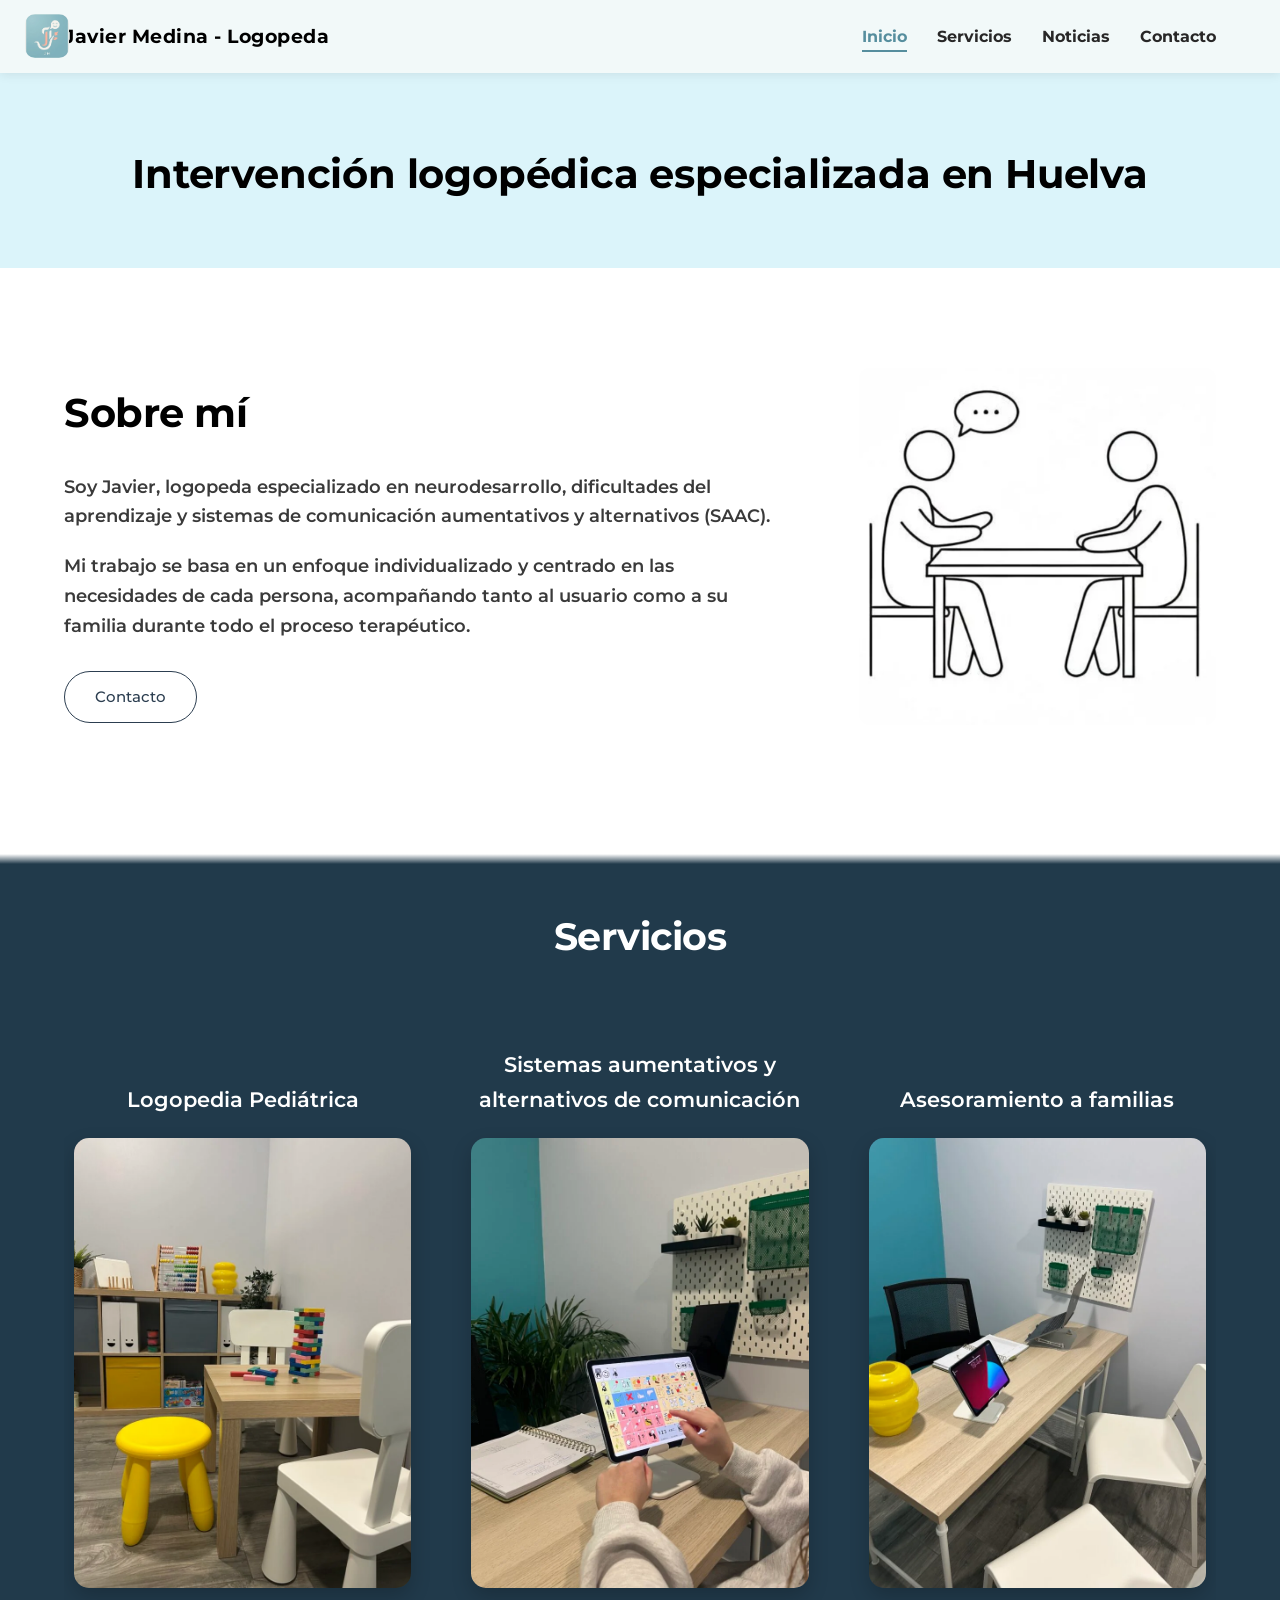
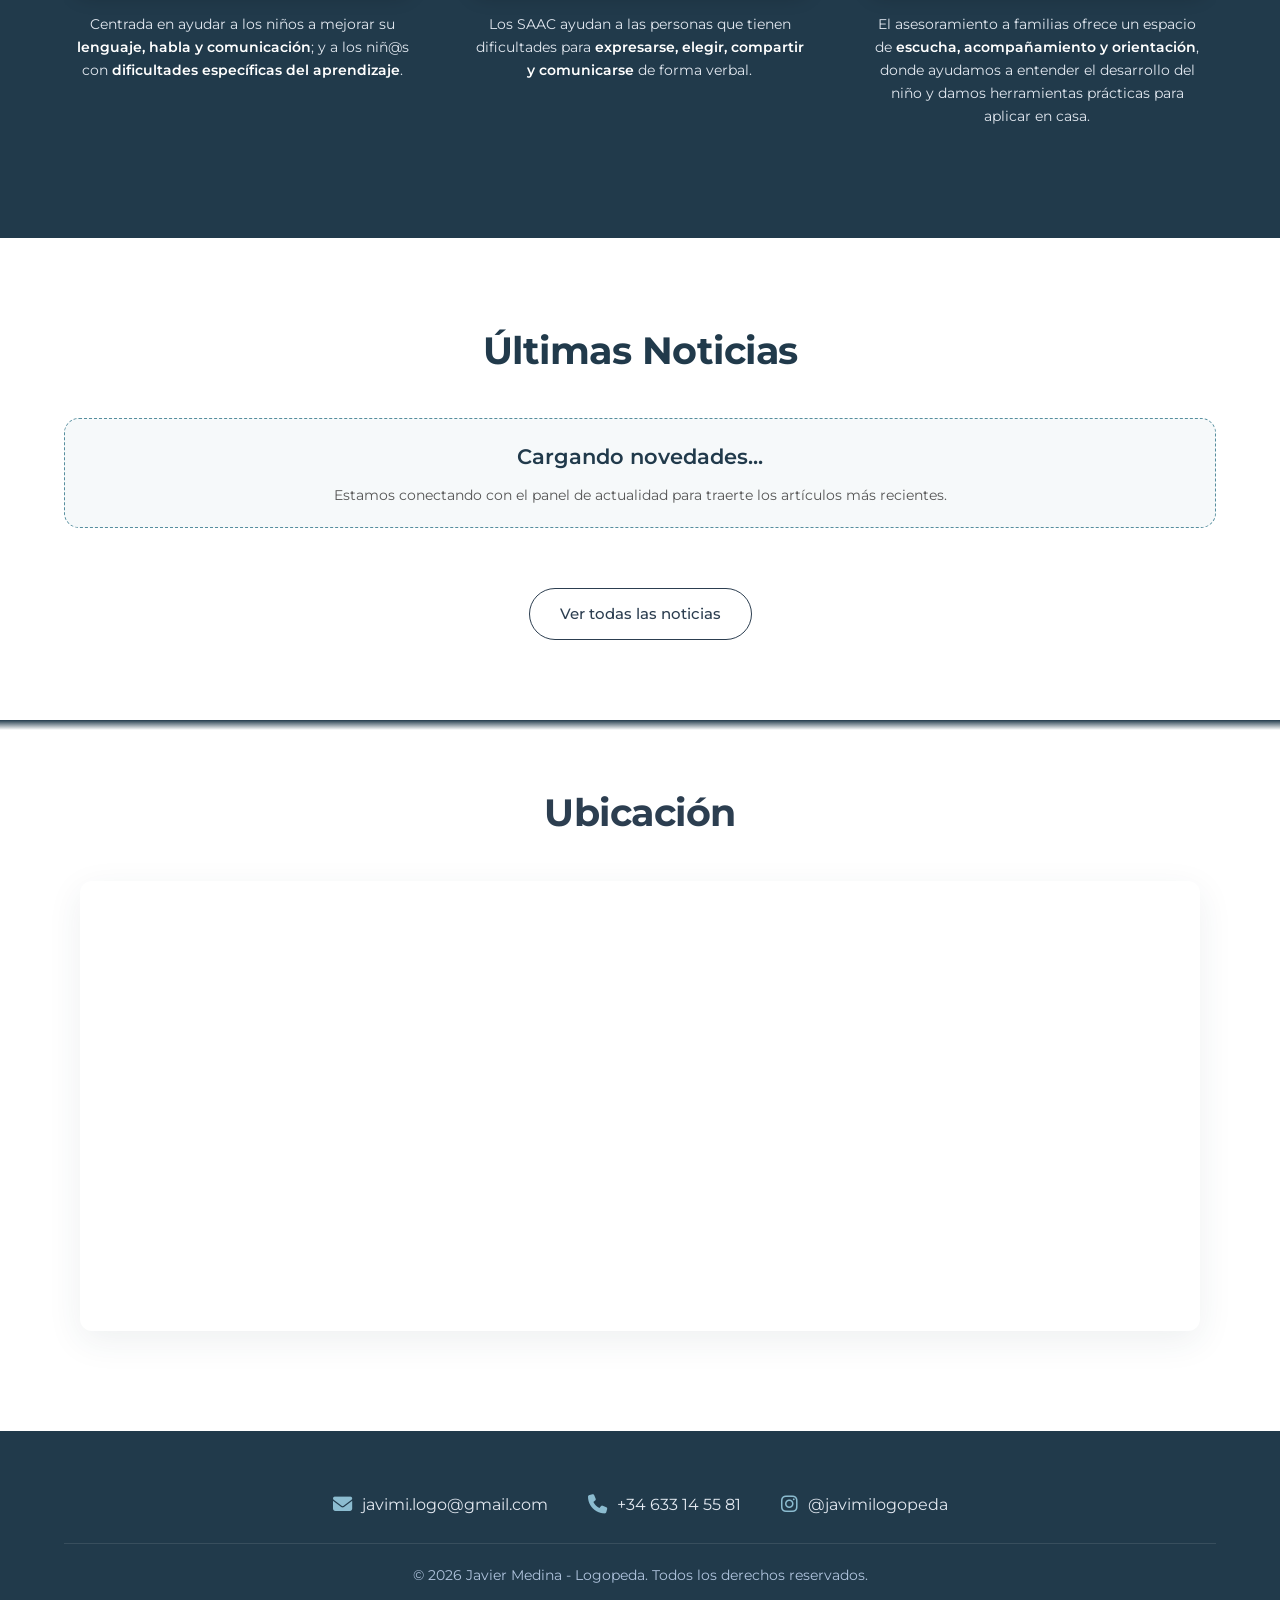
<file: index.html>
<!DOCTYPE html>
<html lang="es">
<head>
    <meta charset="UTF-8">
    <meta name="viewport" content="width=device-width, initial-scale=1.0">
    <title>Javier Medina - Logopeda | Intervención especializada en Huelva</title>
    <meta name="description" content="Javier Medina, logopeda especializado en Huelva. Tratamiento de neurodesarrollo, dificultades del aprendizaje, habla, lenguaje y sistemas aumentativos (SAAC).">
    <meta name="keywords" content="logopeda huelva, logopedia infantil huelva, dificultades del aprendizaje huelva, SAAC huelva, logopeda infantil, javier medina logopeda">
    <meta name="robots" content="index, follow">
    <link rel="canonical" href="https://javiermedinalogopeda.com/">
    <meta property="og:type" content="website">
    <meta property="og:title" content="Javier Medina - Logopeda | Intervención especializada en Huelva">
    <meta property="og:description" content="Intervención logopédica personalizada en Huelva. Especialista en neurodesarrollo, dificultades del aprendizaje and SAAC.">
    <meta property="og:image" content="intervencion.png">
    <meta property="og:url" content="https://javiermedinalogopeda.com/">
    <script type="application/ld+json">
    {
      "@context": "https://schema.org",
      "@type": "MedicalBusiness",
      "name": "Javier Medina - Logopeda",
      "image": "https://javiermedinalogopeda.com/logo.png",
      "description": "Logopeda especializado en neurodesarrollo, dificultades del aprendizaje y sistemas de comunicación aumentativos y alternativos (SAAC) en Huelva.",
      "address": { "@type": "PostalAddress", "addressLocality": "Huelva", "addressRegion": "Andalucía", "addressCountry": "ES" },
      "geo": { "@type": "GeoCoordinates", "latitude": "37.2614", "longitude": "-6.9447" },
      "url": "https://javiermedinalogopeda.com",
      "telephone": "+34633145581",
      "priceRange": "$$",
      "medicalSpecialty": "SpeechTherapy"
    }
    </script>
    <link rel="preconnect" href="https://fonts.googleapis.com">
    <link rel="preconnect" href="https://fonts.gstatic.com" crossorigin>
    <link href="https://fonts.googleapis.com/css2?family=Montserrat:wght@300;400;500;600;700&display=swap" rel="stylesheet">
    <link rel="stylesheet" href="style.css">
    <link rel="icon" href="favicon.svg" type="image/svg+xml">
    <link rel="stylesheet" href="https://cdnjs.cloudflare.com/ajax/libs/font-awesome/6.5.1/css/all.min.css" integrity="sha512-DTOQO9RWCH3ppGqcWaEA1BIZOC6xxalwEsw9c2QQeAIftl+Vegovlnee1c9QX4TctnWMn13TZye+giMm8e2LwA==" crossorigin="anonymous" referrerpolicy="no-referrer" />
</head>
<body>

    <header class="site-header">
        <div class="container header-container">
            <a href="index.html" class="header-logo-link"><img src="logo.png" alt="Logo Javier Medina" class="header-logo-img"></a>
            <div class="logo"><a href="index.html">Javier Medina - Logopeda</a></div>
            <button class="menu-toggle" aria-label="Abrir menú"><i class="fas fa-bars"></i></button>
            <nav class="main-nav">
                <ul>
                    <li><a href="index.html" class="active">Inicio</a></li>
                    <li><a href="servicios.html">Servicios</a></li>
                    <li><a href="noticias.html">Noticias</a></li>
                    <li><a href="#contacto">Contacto</a></li>
                </ul>
            </nav>
        </div>
    </header>

    <section id="inicio" class="hero-section">
        <div class="container">
            <h1>Intervención logopédica especializada en Huelva</h1>
        </div>
    </section>

    <section class="about-section">
        <div class="container about-grid">
            <div class="about-text">
                <h2>Sobre mí</h2>
                <p>Soy Javier, logopeda especializado en neurodesarrollo, dificultades del aprendizaje y sistemas de comunicación aumentativos y alternativos (SAAC).</p>
                <p>Mi trabajo se basa en un enfoque individualizado y centrado en las necesidades de cada persona, acompañando tanto al usuario como a su familia durante todo el proceso terapéutico.</p>
                <a href="#contacto" class="btn-primary">Contacto</a>
            </div>
            <div class="about-image"><img src="intervencion.png" alt="Ilustración intervención logopédica"></div>
        </div>
    </section>

    <section id="servicios" class="services-section">
        <div class="container container-wide">
            <h2 class="section-title">Servicios</h2>
            <div class="slider-wrapper">
                <div class="services-grid" id="services-slider">
                    <div class="service-card">
                        <h3>Logopedia Pediátrica</h3>
                        <img src="pediatrica.png" alt="Logopedia Pediátrica" class="service-img">
                        <p>Centrada en ayudar a los niños a mejorar su <strong>lenguaje, habla y comunicación</strong>; y a los niñ@s con <strong>dificultades específicas del aprendizaje</strong>.</p>
                    </div>
                    <div class="service-card">
                        <h3>Sistemas aumentativos y alternativos de comunicación</h3>
                        <img src="aumentativos.png" alt="Sistemas aumentativos y alternativos de comunicación" class="service-img">
                        <p>Los SAAC ayudan a las personas que tienen dificultades para <strong>expresarse, elegir, compartir y comunicarse</strong> de forma verbal.</p>
                    </div>
                    <div class="service-card">
                        <h3>Asesoramiento a familias</h3>
                        <img src="asesoramiento.png" alt="Asesoramiento a familias" class="service-img">
                        <p>El asesoramiento a familias ofrece un espacio de <strong>escucha, acompañamiento y orientación</strong>, donde ayudamos a entender el desarrollo del niño y damos herramientas prácticas para aplicar en casa.</p>
                    </div>
                </div>
            </div>
        </div>
    </section>

    <section id="noticias-home" class="services-section" style="background: #ffffff; color: #3a3a3a; padding: 60px 0;">
        <div class="container container-wide">
            <h2 class="section-title" style="color: #213a4b; text-align: center;">Últimas Noticias</h2>
            <div class="slider-wrapper">
                <div class="services-grid" id="news-slider" style="padding-bottom: 20px;">
                    <div class="service-card" style="background: rgba(86, 142, 158, 0.05); border-radius: 15px; padding: 20px; border: 1px dashed #568e9e;">
                        <h3 style="color: #213a4b; min-height: auto; margin-bottom: 10px;">Cargando novedades...</h3>
                        <p style="color: #555555;">Estamos conectando con el panel de actualidad para traerte los artículos más recientes.</p>
                    </div>
                </div>
            </div>
            <div style="text-align: center; margin-top: 30px;">
                <a href="noticias.html" class="btn-primary">Ver todas las noticias</a>
            </div>
        </div>
    </section>

    <section class="map-section">
        <div class="container">
            <h2>Ubicación</h2>
            <div class="map-container">
                <iframe src="https://maps.google.com/maps?q=Javier%20Medina%20Logopeda%20Huelva&t=&z=16&ie=UTF8&iwloc=&output=embed" allowfullscreen="" loading="lazy" referrerpolicy="no-referrer-when-downgrade"></iframe>
            </div>
        </div>
    </section>

    <footer id="contacto" class="site-footer-extended">
        <div class="container">
            <div class="footer-contact-grid">
                <div class="footer-item"><i class="fas fa-envelope"></i><a href="mailto:javimi.logo@gmail.com">javimi.logo@gmail.com</a></div>
                <div class="footer-item"><i class="fas fa-phone"></i><a href="tel:+34633145581">+34 633 14 55 81</a></div>
                <div class="footer-item"><i class="fab fa-instagram"></i><a href="https://www.instagram.com/javimilogopeda/" target="_blank">@javimilogopeda</a></div>
            </div>
            <div class="footer-copyright"><p>&copy; 2026 Javier Medina - Logopeda. Todos los derechos reservados.</p></div>
        </div>
    </footer>

    <script src="script.js?v=5"></script>
</body>
</html>
</file>
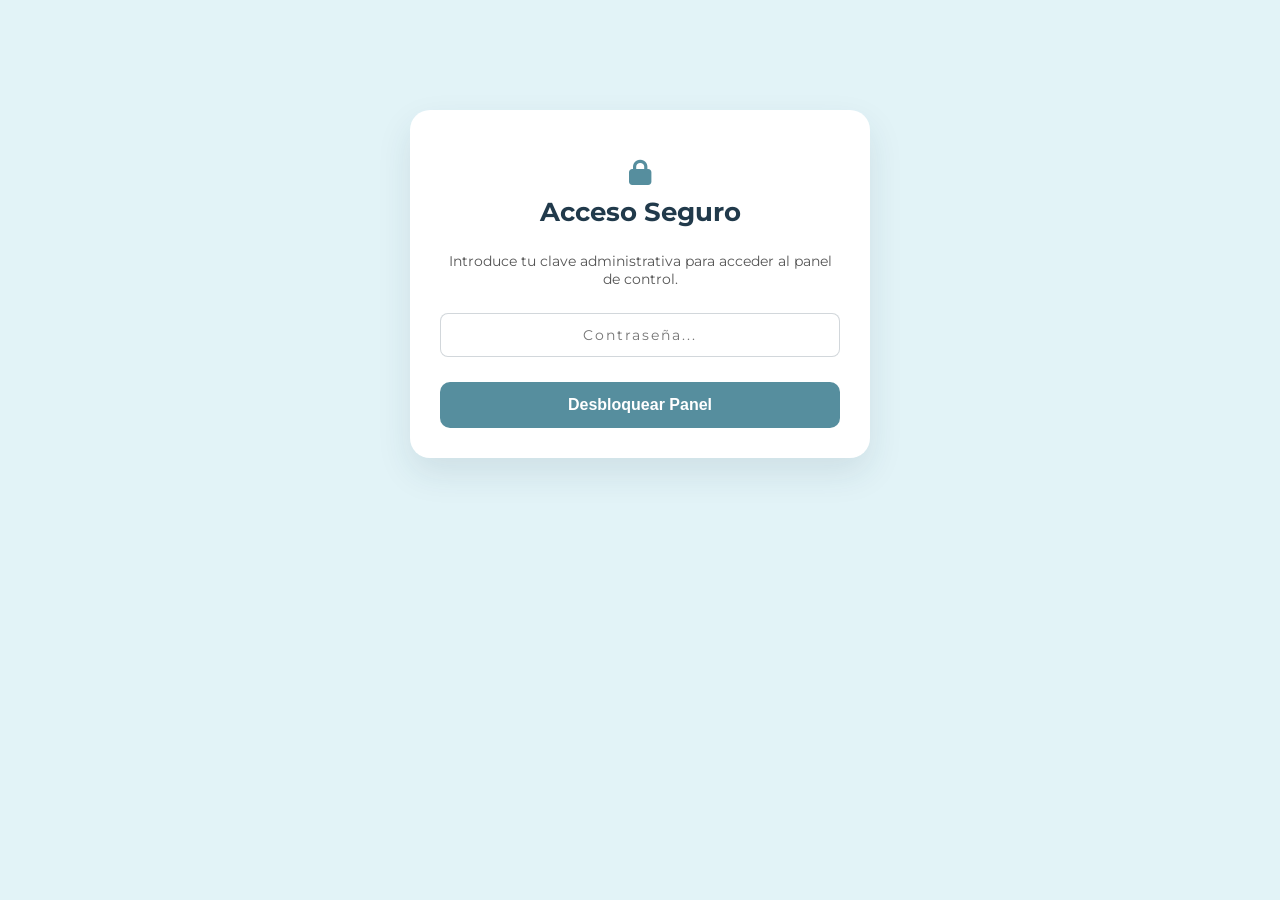
<file: admin/index.html>
<!DOCTYPE html>
<html lang="es">
<head>
    <meta charset="UTF-8">
    <meta name="viewport" content="width=device-width, initial-scale=1.0">
    <title>Panel de Control Clínico</title>
    <link rel="manifest" href="manifest.json">
    <link href="https://fonts.googleapis.com/css2?family=Montserrat:wght@400;600;700&display=swap" rel="stylesheet">
    <link rel="stylesheet" href="https://cdnjs.cloudflare.com/ajax/libs/font-awesome/6.5.1/css/all.min.css">
    
    <!-- LIBRERÍA QUILL.JS -->
    <link href="https://cdn.quilljs.com/1.3.7/quill.snow.css" rel="stylesheet">
    
    <style>
        :root { --dark: #213a4b; --teal: #568e9e; --light: #e2f3f7; }
        body { font-family: 'Montserrat', sans-serif; background-color: var(--light); color: var(--dark); margin: 0; padding: 20px; }
        
        .admin-box { max-width: 700px; background: #ffffff; margin: 20px auto 40px auto; padding: 30px; border-radius: 20px; box-shadow: 0 15px 35px rgba(33,58,75,0.1); }
        h1 { font-size: 1.6rem; text-align: center; margin-bottom: 25px; font-weight: 700; color: var(--dark); }
        
        .install-banner { display: none; background: var(--dark); color: #ffffff; padding: 15px 20px; border-radius: 12px; margin: 10px auto; max-width: 660px; text-align: center; box-shadow: 0 6px 15px rgba(0,0,0,0.1); }
        .install-btn-trigger { background: var(--teal); color: #ffffff; border: none; padding: 8px 18px; border-radius: 20px; font-weight: 600; margin-left: 15px; cursor: pointer; font-family: inherit; font-size: 0.85rem; }
        
        .tabs { display: flex; gap: 8px; margin-bottom: 25px; flex-wrap: wrap; }
        .tab-btn { flex: 1; padding: 12px 5px; border: none; background: #f0f4f8; border-radius: 10px; font-weight: 600; font-size: 0.85rem; cursor: pointer; color: var(--dark); transition: all 0.3s; min-width: 100px; }
        .tab-btn.active { background: var(--teal); color: #ffffff; }
        
        .panel-section { display: none; }
        .panel-section.active { display: block; }
        label { display: block; font-weight: 600; margin: 14px 0 6px 0; font-size: 0.9rem; }
        input, select, textarea { width: 100%; padding: 12px; border: 1px solid rgba(33,58,75,0.2); border-radius: 8px; box-sizing: border-box; font-family: inherit; font-size: 0.9rem; margin-bottom: 15px; }
        
        /* Ajustes visuales para integrar Quill */
        .ql-toolbar.ql-snow { border-radius: 8px 8px 0 0; border-color: rgba(33,58,75,0.2); font-family: inherit; }
        .ql-container.ql-snow { border-radius: 0 0 8px 8px; border-color: rgba(33,58,75,0.2); font-family: inherit; font-size: 0.95rem; margin-bottom: 15px; }
        .ql-editor { min-height: 200px; }
        .editor-summary .ql-editor { min-height: 80px; } 

        button.submit-btn { width: 100%; background: var(--dark); color: #ffffff; border: none; padding: 14px; border-radius: 10px; font-weight: 700; font-size: 1rem; cursor: pointer; margin-top: 10px; transition: background 0.2s; }
        button.submit-btn:hover { background: var(--teal); }
        .btn-cancel { background: #6c757d; margin-top: 10px; }
        .btn-cancel:hover { background: #5a6268; }

        .status-msg { margin-top: 15px; padding: 12px; border-radius: 8px; text-align: center; font-weight: 600; display: none; }
        
        .news-item { display: flex; justify-content: space-between; align-items: center; padding: 15px; border: 1px solid #e2e8f0; border-radius: 10px; margin-bottom: 10px; background: #fafafa; transition: opacity 0.3s, transform 0.3s; }
        .news-item-info { flex: 1; padding-right: 15px; overflow: hidden; }
        .news-item-title { font-weight: 700; font-size: 0.95rem; color: #213a4b; margin-bottom: 4px; white-space: nowrap; overflow: hidden; text-overflow: ellipsis; }
        .news-item-date { font-size: 0.8rem; color: #666; }
        .news-actions { display: flex; gap: 8px; }
        .btn-delete { background: #e53e3e; color: white; border: none; padding: 8px 16px; border-radius: 6px; cursor: pointer; font-weight: 600; transition: background 0.2s; }
        .btn-delete:hover { background: #c53030; }
        .btn-edit { background: var(--teal); color: white; border: none; padding: 8px 16px; border-radius: 6px; cursor: pointer; font-weight: 600; transition: background 0.2s; }
        .btn-edit:hover { background: #437381; }

        #login-screen { max-width: 400px; margin-top: 10vh; text-align: center; }
        #login-error { color: #e53e3e; background: #fde8e8; padding: 10px; border-radius: 8px; font-size: 0.85rem; font-weight: 600; margin-top: 15px; display: none; }
    </style>
</head>
<body>

    <div id="login-screen" class="admin-box">
        <h1><i class="fas fa-lock" style="color: var(--teal); margin-bottom: 10px;"></i><br>Acceso Seguro</h1>
        <p style="margin-bottom: 25px; font-size: 0.9rem; color: #555;">Introduce tu clave administrativa para acceder al panel de control.</p>
        
        <form id="login-form">
            <input type="password" id="admin-password" required placeholder="Contraseña..." style="margin-bottom: 15px; text-align: center; letter-spacing: 2px;">
            <button type="submit" class="submit-btn" style="background-color: var(--teal);">Desbloquear Panel</button>
        </form>
        <div id="login-error"><i class="fas fa-exclamation-triangle"></i> Contraseña incorrecta</div>
    </div>

    <div id="app-content"></div>

    <template id="panel-template">
        <div id="main-panel">
            
            <div id="pwa-install-banner" class="install-banner">
                <span><i class="fas fa-mobile-alt"></i> Instala este panel para usarlo como una App</span>
                <button id="pwa-install-btn" class="install-btn-trigger">Instalar App</button>
            </div>

            <div class="admin-box">
                <h1><i class="fas fa-sliders-h"></i> Gestor de Contenidos</h1>
                
                <div class="tabs">
                    <button class="tab-btn active" onclick="switchTab('noticias')"><i class="fas fa-plus"></i> Publicar</button>
                    <button class="tab-btn" onclick="switchTab('editar')"><i class="fas fa-edit"></i> Editar</button>
                    <button class="tab-btn" onclick="switchTab('borrar')"><i class="fas fa-trash"></i> Borrar</button>
                    <button class="tab-btn" onclick="switchTab('fotos')"><i class="fas fa-images"></i> Fotos web</button>
                    <button class="tab-btn" onclick="switchTab('categorias')"><i class="fas fa-tags"></i> Categorías</button>
                </div>

                <!-- SECCIÓN 1: PUBLICAR -->
                <div id="sec-noticias" class="panel-section active">
                    <form id="news-form">
                        <label>Título de la noticia</label>
                        <input type="text" id="title" required placeholder="Ej: Avances en logopedia clínica">

                        <label>Categoría</label>
                        <select id="category" required><option value="">Cargando categorías...</option></select>

                        <label>Fotografía de portada</label>
                        <input type="file" id="news-file" accept="image/*" required>

                        <label>Resumen corto (Para la tarjeta)</label>
                        <div id="summary-editor-container" class="editor-summary"></div>

                        <label>Contenido completo</label>
                        <div id="editor-container"></div>

                        <label>URL Externa (Opcional)</label>
                        <input type="url" id="external-url" placeholder="https://ejemplo.com">

                        <button type="submit" class="submit-btn">Publicar Artículo</button>
                    </form>
                </div>

                <!-- SECCIÓN NUEVA: EDITAR -->
                <div id="sec-editar" class="panel-section">
                    <div id="edit-list-container">
                        <p>Cargando listado de noticias...</p>
                    </div>

                    <div id="edit-form-container" style="display: none;">
                        <button type="button" onclick="cancelEdit()" class="submit-btn btn-cancel" style="margin-bottom: 20px; width: auto; padding: 8px 16px;"><i class="fas fa-arrow-left"></i> Volver a la lista</button>
                        
                        <form id="edit-news-form">
                            <input type="hidden" id="edit-id">
                            <input type="hidden" id="edit-old-image">
                            <input type="hidden" id="edit-date">

                            <label>Título de la noticia</label>
                            <input type="text" id="edit-title" required>

                            <label>Categoría</label>
                            <select id="edit-category" required></select>

                            <label>Fotografía de portada (Deja vacío para mantener la actual)</label>
                            <input type="file" id="edit-news-file" accept="image/*">

                            <label>Resumen corto (Para la tarjeta)</label>
                            <div id="edit-summary-editor-container" class="editor-summary"></div>

                            <label>Contenido completo</label>
                            <div id="edit-editor-container"></div>

                            <label>URL Externa (Opcional)</label>
                            <input type="url" id="edit-external-url" placeholder="https://ejemplo.com">

                            <button type="submit" class="submit-btn">Guardar Cambios</button>
                        </form>
                    </div>
                </div>

                <!-- SECCIÓN 2: BORRAR -->
                <div id="sec-borrar" class="panel-section">
                    <p style="font-size: 0.9rem; color: #555; margin-bottom: 15px;">Selecciona la noticia que deseas eliminar permanentemente (Se borrará también su foto del servidor).</p>
                    <div id="news-list-container">
                        <p>Cargando listado de noticias...</p>
                    </div>
                </div>

                <!-- SECCIÓN 3: FOTOS -->
                <div id="sec-fotos" class="panel-section">
                    <form id="photo-form">
                        <label>¿Qué foto fija de la web deseas sustituir?</label>
                        <select id="photo-target">
                            <option value="intervencion.png">Imagen de presentación 'Sobre mí' (intervencion.png)</option>
                            <option value="pediatrica.png">Imagen de la tarjeta Logopedia Pediátrica (pediatrica.png)</option>
                            <option value="aumentativos.png">Imagen de la tarjeta Sistemas SAAC (aumentativos.png)</option>
                            <option value="asesoramiento.png">Imagen de la tarjeta Asesoramiento (asesoramiento.png)</option>
                            <option value="mapa-intervencion.png">Imagen grande del Mapa de Ruta (mapa-intervencion.png)</option>
                        </select>
                        <label>Selecciona la nueva imagen (Debe ser formato PNG)</label>
                        <input type="file" id="photo-file" accept="image/*" required>
                        <button type="submit" class="submit-btn" style="background-color: var(--teal);">Reemplazar Fotografía</button>
                    </form>
                </div>

                <!-- SECCIÓN 4: CATEGORÍAS -->
                <div id="sec-categorias" class="panel-section">
                    <p style="font-size: 0.9rem; color: #555; margin-bottom: 15px;">Añade o borra categorías para clasificar las noticias. Los cambios se reflejarán instantáneamente en la pestaña de Publicar y en la Web.</p>
                    
                    <form id="category-form" style="display: flex; gap: 10px; margin-bottom: 25px;">
                        <input type="text" id="new-cat-name" placeholder="Nueva categoría (Ej: Eventos)" required style="flex: 1; margin: 0;">
                        <button type="submit" class="submit-btn" style="margin-top: 0; width: auto; padding: 12px 20px; background-color: var(--teal);">Añadir</button>
                    </form>

                    <div id="categories-list-container">
                        <p>Cargando categorías...</p>
                    </div>
                </div>

                <div id="status" class="status-msg"></div>
                
                <div style="text-align: center; margin-top: 30px;">
                    <button onclick="logout()" style="background: none; border: none; color: #e53e3e; font-weight: 600; font-family: inherit; cursor: pointer; text-decoration: underline;"><i class="fas fa-sign-out-alt"></i> Cerrar Sesión</button>
                </div>
            </div>
        </div>
    </template>

    <script src="https://cdn.quilljs.com/1.3.7/quill.min.js"></script>
    <script>
        const GOOGLE_SCRIPT_URL = 'https://script.google.com/macros/s/AKfycbzlAQXbX3TtvgSTtfHl49R3BrpfL53Khk_ubOgtmLXTZEQ-tbmZWOkC0dOJ2aUSyOmcuA/exec';
        let PHP_TOKEN = ''; 
        let newsCategories = []; 
        let currentNewsData = []; // Guardará las noticias en memoria para poder editarlas
        let deferredPrompt; 
        
        // Variables globales para los editores Quill
        let quillSummary, quillContent, quillEditSummary, quillEditContent;

        window.addEventListener('beforeinstallprompt', (e) => {
            e.preventDefault();
            deferredPrompt = e; 
            const installBanner = document.getElementById('pwa-install-banner');
            if(installBanner) installBanner.style.display = 'block'; 
        });

        // ==========================================
        // COMPRESIÓN DE IMÁGENES
        // ==========================================
        async function compressImage(file, maxWidth = 1000, quality = 0.8) {
            return new Promise((resolve) => {
                const reader = new FileReader();
                reader.readAsDataURL(file);
                reader.onload = (event) => {
                    const img = new Image();
                    img.src = event.target.result;
                    img.onload = () => {
                        let width = img.width;
                        let height = img.height;

                        if (width > maxWidth) {
                            height = Math.round((height * maxWidth) / width);
                            width = maxWidth;
                        }

                        const canvas = document.createElement('canvas');
                        canvas.width = width;
                        canvas.height = height;
                        const ctx = canvas.getContext('2d');
                        ctx.drawImage(img, 0, 0, width, height);

                        const mimeType = file.type === 'image/png' ? 'image/png' : 'image/jpeg';
                        
                        canvas.toBlob((blob) => {
                            const compressedFile = new File([blob], file.name, {
                                type: mimeType,
                                lastModified: Date.now()
                            });
                            resolve(compressedFile);
                        }, mimeType, quality);
                    };
                };
            });
        }

        function showStatus(msg, isSuccess) {
            const el = document.getElementById('status');
            if(!el) return;
            el.innerText = msg;
            el.style.display = 'block';
            el.style.backgroundColor = isSuccess ? '#def7ec' : '#fde8e8';
            el.style.color = isSuccess ? '#03543f' : '#9b1c1c';
            setTimeout(() => { el.style.display = 'none'; }, 6000);
        }

        function notifyOtherTabs() {
            if ('BroadcastChannel' in window) {
                const syncChannel = new BroadcastChannel('logopedia_sync');
                syncChannel.postMessage('refresh');
            }
        }

        function switchTab(type) {
            document.querySelectorAll('.tab-btn').forEach(b => b.classList.remove('active'));
            document.querySelectorAll('.panel-section').forEach(s => s.classList.remove('active'));
            
            if(type === 'noticias') {
                document.querySelectorAll('.tab-btn')[0].classList.add('active');
                document.getElementById('sec-noticias').classList.add('active');
            } else if (type === 'editar') {
                document.querySelectorAll('.tab-btn')[1].classList.add('active');
                document.getElementById('sec-editar').classList.add('active');
                cancelEdit(); // Aseguramos que se muestre la lista y no el formulario
                loadNewsList(); 
            } else if (type === 'borrar') {
                document.querySelectorAll('.tab-btn')[2].classList.add('active');
                document.getElementById('sec-borrar').classList.add('active');
                loadNewsList(); 
            } else if (type === 'fotos') {
                document.querySelectorAll('.tab-btn')[3].classList.add('active');
                document.getElementById('sec-fotos').classList.add('active');
            } else if (type === 'categorias') {
                document.querySelectorAll('.tab-btn')[4].classList.add('active');
                document.getElementById('sec-categorias').classList.add('active');
            }
        }

        // ==========================================
        // GESTIÓN DE CATEGORÍAS
        // ==========================================
        function loadCategories() {
            fetch('manage_categories.php?t=' + new Date().getTime())
            .then(res => res.json())
            .then(data => {
                newsCategories = data;
                renderCategoriesAdmin();
                updateCategoryDropdown();
            })
            .catch(err => console.error("Error cargando categorías:", err));
        }

        function renderCategoriesAdmin() {
            const container = document.getElementById('categories-list-container');
            if(!container) return;
            container.innerHTML = '';
            if (newsCategories.length === 0) {
                container.innerHTML = '<p>No hay categorías registradas.</p>';
                return;
            }
            newsCategories.forEach((cat, index) => {
                container.innerHTML += `
                    <div class="news-item">
                        <div class="news-item-info">
                            <div class="news-item-title">${cat.name}</div>
                            <div class="news-item-date">Etiqueta interna: ${cat.id}</div>
                        </div>
                        <button onclick="deleteCategory(${index})" class="btn-delete"><i class="fas fa-trash"></i></button>
                    </div>
                `;
            });
        }

        function updateCategoryDropdown() {
            const select = document.getElementById('category');
            const selectEdit = document.getElementById('edit-category');
            if(select) select.innerHTML = '';
            if(selectEdit) selectEdit.innerHTML = '';
            
            newsCategories.forEach(cat => {
                const opt = `<option value="${cat.id}">${cat.name}</option>`;
                if(select) select.innerHTML += opt;
                if(selectEdit) selectEdit.innerHTML += opt;
            });
        }

        window.deleteCategory = function(index) {
            if(!confirm("¿Seguro que deseas borrar esta categoría?")) return;
            newsCategories.splice(index, 1);
            saveCategories();
        };

        function saveCategories() {
            showStatus('Guardando cambios...', true);
            fetch('manage_categories.php', {
                method: 'POST',
                headers: { 'X-Auth-Token': PHP_TOKEN, 'Content-Type': 'application/json' },
                body: JSON.stringify(newsCategories)
            })
            .then(res => {
                if (res.status === 403) throw new Error("Acceso denegado");
                return res.json();
            })
            .then(data => {
                showStatus(data.message, true);
                renderCategoriesAdmin();
                updateCategoryDropdown();
                notifyOtherTabs();
            })
            .catch(err => showStatus("Error: " + err.message, false));
        }

        // ==========================================
        // CARGAR NOTICIAS (PARA EDITAR Y BORRAR)
        // ==========================================
        function loadNewsList() {
            const containerDelete = document.getElementById('news-list-container');
            const containerEdit = document.getElementById('edit-list-container');
            
            if(containerDelete) containerDelete.innerHTML = '<p>Conectando con la base de datos...</p>';
            if(containerEdit) containerEdit.innerHTML = '<p>Conectando con la base de datos...</p>';
            
            fetch(GOOGLE_SCRIPT_URL + '?t=' + new Date().getTime()) 
            .then(res => res.json())
            .then(data => {
                currentNewsData = data; // Guardamos en memoria
                
                if(containerDelete) containerDelete.innerHTML = '';
                if(containerEdit) containerEdit.innerHTML = '';
                
                if(data.length === 0) {
                    const msg = '<p>No hay noticias publicadas actualmente.</p>';
                    if(containerDelete) containerDelete.innerHTML = msg;
                    if(containerEdit) containerEdit.innerHTML = msg;
                    return;
                }
                
                data.reverse().forEach(article => {
                    const safeImageName = article.imagen ? article.imagen.trim() : '';
                    let fechaMostrada = article.fecha;
                    if (article.fecha) {
                        const dateObj = new Date(article.fecha);
                        if (!isNaN(dateObj.getTime())) {
                            fechaMostrada = dateObj.toLocaleDateString('es-ES', { day: '2-digit', month: '2-digit', year: 'numeric' });
                        }
                    }

                    // Fila para BORRAR
                    if(containerDelete) {
                        containerDelete.innerHTML += `
                            <div class="news-item" id="row-del-${article.id}">
                                <div class="news-item-info">
                                    <div class="news-item-title">${article.titulo}</div>
                                    <div class="news-item-date">${fechaMostrada} | Categoría: ${article.categoria}</div>
                                </div>
                                <div class="news-actions">
                                    <button onclick="deleteArticle('${article.id}', '${safeImageName}')" class="btn-delete"><i class="fas fa-trash"></i></button>
                                </div>
                            </div>
                        `;
                    }
                    
                    // Fila para EDITAR
                    if(containerEdit) {
                        containerEdit.innerHTML += `
                            <div class="news-item" id="row-edit-${article.id}">
                                <div class="news-item-info">
                                    <div class="news-item-title">${article.titulo}</div>
                                    <div class="news-item-date">${fechaMostrada} | Categoría: ${article.categoria}</div>
                                </div>
                                <div class="news-actions">
                                    <button onclick="openEditForm('${article.id}')" class="btn-edit"><i class="fas fa-edit"></i> Editar</button>
                                </div>
                            </div>
                        `;
                    }
                });
            }).catch(() => {
                const msg = '<p style="color:red;">Error al cargar las noticias.</p>';
                if(containerDelete) containerDelete.innerHTML = msg;
                if(containerEdit) containerEdit.innerHTML = msg;
            });
        }

        // ==========================================
        // LÓGICA DE EDICIÓN
        // ==========================================
        window.openEditForm = function(id) {
            // Buscamos el artículo en la memoria
            const article = currentNewsData.find(a => a.id == id);
            if(!article) return;

            // Rellenar formulario
            document.getElementById('edit-id').value = article.id;
            document.getElementById('edit-old-image').value = article.imagen;
            document.getElementById('edit-date').value = article.fecha;
            document.getElementById('edit-title').value = article.titulo;
            document.getElementById('edit-category').value = article.categoria;
            document.getElementById('edit-external-url').value = article.url_externa || '';
            document.getElementById('edit-news-file').value = ''; // Limpiamos el input file
            
            // Rellenar editores Quill
            quillEditSummary.root.innerHTML = article.resumen || '';
            quillEditContent.root.innerHTML = article.contenido || '';

            // Mostrar formulario y ocultar lista
            document.getElementById('edit-list-container').style.display = 'none';
            document.getElementById('edit-form-container').style.display = 'block';
        };

        window.cancelEdit = function() {
            document.getElementById('edit-list-container').style.display = 'block';
            document.getElementById('edit-form-container').style.display = 'none';
        };


        window.deleteArticle = function(id, filename) {
            if(!confirm('¿Estás seguro de que deseas borrar esta noticia y su foto? No podrás recuperarla.')) return;
            
            const rowDel = document.getElementById('row-del-' + id);
            const rowEdit = document.getElementById('row-edit-' + id);
            showStatus('Borrando noticia e imagen...', true);

            const requestGoogle = fetch(GOOGLE_SCRIPT_URL, {
                method: 'POST',
                mode: 'no-cors', 
                headers: { 'Content-Type': 'text/plain;charset=utf-8' },
                body: JSON.stringify({ action: 'delete', id: id })
            });

            const requestServer = fetch('delete_image.php', {
                method: 'POST',
                headers: { 'X-Auth-Token': PHP_TOKEN, 'Content-Type': 'application/json' },
                body: JSON.stringify({ filename: filename })
            });

            Promise.all([requestGoogle, requestServer])
            .then(() => {
                if(rowDel) { rowDel.style.transform = 'scale(0.9)'; rowDel.style.opacity = '0'; setTimeout(() => rowDel.remove(), 300); }
                if(rowEdit) { rowEdit.style.transform = 'scale(0.9)'; rowEdit.style.opacity = '0'; setTimeout(() => rowEdit.remove(), 300); }
                showStatus('Noticia e imagen eliminadas correctamente', true);
                notifyOtherTabs(); 
            }).catch(() => {
                showStatus('Fallo de conexión al intentar borrar', false);
            });
        };

        // ==========================================
        // INICIALIZADOR DEL PANEL
        // ==========================================
        function initializePanel() {
            
            // 0. Inicializamos los Editores Quill (Publicar y Editar)
            quillSummary = new Quill('#summary-editor-container', {
                theme: 'snow', placeholder: 'Breve descripción para la tarjeta...',
                modules: { toolbar: [['bold', 'italic', 'underline']] }
            });

            quillContent = new Quill('#editor-container', {
                theme: 'snow', placeholder: 'Escribe aquí el desarrollo de la noticia...',
                modules: { toolbar: [['bold', 'italic', 'underline'], [{ 'list': 'ordered'}, { 'list': 'bullet' }], ['link'], ['clean']] }
            });

            quillEditSummary = new Quill('#edit-summary-editor-container', {
                theme: 'snow', placeholder: 'Breve descripción para la tarjeta...',
                modules: { toolbar: [['bold', 'italic', 'underline']] }
            });

            quillEditContent = new Quill('#edit-editor-container', {
                theme: 'snow', placeholder: 'Escribe aquí el desarrollo de la noticia...',
                modules: { toolbar: [['bold', 'italic', 'underline'], [{ 'list': 'ordered'}, { 'list': 'bullet' }], ['link'], ['clean']] }
            });

            const installBanner = document.getElementById('pwa-install-banner');
            const installBtn = document.getElementById('pwa-install-btn');
            if (deferredPrompt && installBanner) installBanner.style.display = 'block';
            
            if(installBtn) {
                installBtn.addEventListener('click', async () => {
                    if (!deferredPrompt) return;
                    deferredPrompt.prompt(); 
                    const { outcome } = await deferredPrompt.userChoice;
                    if (outcome === 'accepted') installBanner.style.display = 'none';
                    deferredPrompt = null;
                });
            }

            // FORMULARIO: PUBLICAR NOTICIA
            document.getElementById('news-form').addEventListener('submit', async function(e) {
                e.preventDefault();
                
                const resumenText = quillSummary.getText().trim();
                if(resumenText.length === 0) { alert("Por favor, escribe un pequeño resumen."); return; }

                showStatus('Comprimiendo fotografía y conectando con base de datos...', true);

                const newsFile = document.getElementById('news-file').files[0];
                const compressedFile = await compressImage(newsFile, 1000, 0.8);
                
                const imgData = new FormData();
                imgData.append('imagen', compressedFile);

                fetch('upload.php', { method: 'POST', headers: { 'X-Auth-Token': PHP_TOKEN }, body: imgData })
                .then(res => {
                    if (res.status === 403) throw new Error("Sesión caducada");
                    return res.json();
                })
                .then(uploadResult => {
                    if(uploadResult.status !== 'success') throw new Error(uploadResult.message);
                    
                    const resumenHTML = quillSummary.root.innerHTML;
                    const contenidoHTML = quillContent.root.innerHTML;
                    
                    const payload = {
                        action: 'insert',
                        id: Date.now(),
                        categoria: document.getElementById('category').value,
                        titulo: document.getElementById('title').value,
                        fecha: new Date().toLocaleDateString('es-ES'),
                        imagen: uploadResult.filename,
                        resumen: resumenHTML === '<p><br></p>' ? '' : resumenHTML,
                        contenido: contenidoHTML === '<p><br></p>' ? '' : contenidoHTML, 
                        url_externa: document.getElementById('external-url').value
                    };

                    return fetch(GOOGLE_SCRIPT_URL, {
                        method: 'POST',
                        mode: 'no-cors',
                        headers: { 'Content-Type': 'text/plain;charset=utf-8' },
                        body: JSON.stringify(payload)
                    });
                })
                .then(() => {
                    showStatus('¡Noticia publicada con éxito en tu web!', true);
                    document.getElementById('news-form').reset();
                    quillSummary.setContents([]); 
                    quillContent.setContents([]);
                    setTimeout(loadNewsList, 1000); 
                    notifyOtherTabs(); 
                })
                .catch(err => { showStatus('Fallo en el proceso: ' + err.message, false); });
            });

            // FORMULARIO: GUARDAR EDICIÓN DE NOTICIA
            document.getElementById('edit-news-form').addEventListener('submit', async function(e) {
                e.preventDefault();
                
                const resumenText = quillEditSummary.getText().trim();
                if(resumenText.length === 0) { alert("Por favor, escribe un pequeño resumen."); return; }

                showStatus('Guardando cambios en la noticia...', true);

                const fileInput = document.getElementById('edit-news-file');
                let finalImageName = document.getElementById('edit-old-image').value;

                try {
                    // Si el usuario subió una foto nueva, la comprimimos, la subimos y borramos la antigua
                    if (fileInput.files.length > 0) {
                        const compressedFile = await compressImage(fileInput.files[0], 1000, 0.8);
                        const imgData = new FormData();
                        imgData.append('imagen', compressedFile);

                        const uploadRes = await fetch('upload.php', { method: 'POST', headers: { 'X-Auth-Token': PHP_TOKEN }, body: imgData }).then(r => r.json());
                        if (uploadRes.status !== 'success') throw new Error(uploadRes.message);
                        
                        finalImageName = uploadRes.filename;

                        // Borramos la imagen antigua de forma silenciosa
                        fetch('delete_image.php', {
                            method: 'POST',
                            headers: { 'X-Auth-Token': PHP_TOKEN, 'Content-Type': 'application/json' },
                            body: JSON.stringify({ filename: document.getElementById('edit-old-image').value })
                        });
                    }

                    const resumenHTML = quillEditSummary.root.innerHTML;
                    const contenidoHTML = quillEditContent.root.innerHTML;

                    const payload = {
                        action: 'update', // Esta es la nueva acción que enviamos a Google Script
                        id: document.getElementById('edit-id').value,
                        categoria: document.getElementById('edit-category').value,
                        titulo: document.getElementById('edit-title').value,
                        fecha: document.getElementById('edit-date').value,
                        imagen: finalImageName,
                        resumen: resumenHTML === '<p><br></p>' ? '' : resumenHTML,
                        contenido: contenidoHTML === '<p><br></p>' ? '' : contenidoHTML,
                        url_externa: document.getElementById('edit-external-url').value
                    };

                    await fetch(GOOGLE_SCRIPT_URL, {
                        method: 'POST',
                        mode: 'no-cors',
                        headers: { 'Content-Type': 'text/plain;charset=utf-8' },
                        body: JSON.stringify(payload)
                    });

                    showStatus('¡Noticia actualizada correctamente!', true);
                    cancelEdit(); // Volvemos a la lista
                    setTimeout(loadNewsList, 1000); // Recargamos las listas
                    notifyOtherTabs();

                } catch (err) {
                    showStatus('Fallo al actualizar: ' + err.message, false);
                }
            });

            // FORMULARIO: CREAR CATEGORÍAS
            document.getElementById('category-form').addEventListener('submit', function(e) {
                e.preventDefault();
                const input = document.getElementById('new-cat-name');
                const name = input.value.trim();
                if (!name) return;
                
                const id = name.toLowerCase().normalize("NFD").replace(/[\u0300-\u036f]/g, "").replace(/\s+/g, '-').replace(/[^a-z0-9\-]/g, '');
                
                if (newsCategories.find(c => c.id === id)) {
                    alert("Esta categoría ya existe.");
                    return;
                }

                newsCategories.push({ id: id, name: name });
                saveCategories();
                input.value = '';
            });

            // FORMULARIO: SUSTITUIR FOTOS FIJAS
            document.getElementById('photo-form').addEventListener('submit', async function(e) {
                e.preventDefault();
                const fileInput = document.getElementById('photo-file');
                const target = document.getElementById('photo-target').value;
                if(fileInput.files.length === 0) return;
                
                showStatus('Optimizando y subiendo fotografía fija...', true);
                const compressedFile = await compressImage(fileInput.files[0], 1200, 0.9);

                const formData = new FormData();
                formData.append('imagen', compressedFile);
                formData.append('target', target);

                fetch('upload.php', { method: 'POST', headers: { 'X-Auth-Token': PHP_TOKEN }, body: formData })
                .then(res => {
                    if (res.status === 403) throw new Error("Sesión caducada");
                    return res.json();
                })
                .then(data => {
                    if(data.status === 'success') {
                        showStatus(data.message, true);
                        document.getElementById('photo-form').reset();
                    } else showStatus(data.message, false);
                })
                .catch(err => showStatus(err.message || 'Error de conexión', false));
            });
        }

        // ==========================================
        // SISTEMA DE LOGIN Y SESIÓN
        // ==========================================
        document.getElementById('login-form').addEventListener('submit', function(e) {
            e.preventDefault();
            const pwdInput = document.getElementById('admin-password').value;
            const btn = this.querySelector('button');
            btn.innerText = 'Verificando...';

            fetch('delete_image.php', {
                method: 'POST',
                headers: { 'X-Auth-Token': pwdInput, 'Content-Type': 'application/json' },
                body: JSON.stringify({ filename: 'ping_login' })
            })
            .then(res => {
                if (res.status === 403) {
                    document.getElementById('login-error').style.display = 'block';
                    btn.innerText = 'Desbloquear Panel';
                } else {
                    PHP_TOKEN = pwdInput;
                    sessionStorage.setItem('admin_token', pwdInput);
                    unlockPanel();
                }
            })
            .catch(() => { alert("Error de conexión"); btn.innerText = 'Desbloquear Panel'; });
        });

        function unlockPanel() {
            document.getElementById('login-screen').style.display = 'none';
            const appContent = document.getElementById('app-content');
            
            if (appContent.innerHTML.trim() === '') {
                const template = document.getElementById('panel-template');
                appContent.appendChild(template.content.cloneNode(true));
                initializePanel(); 
            }
            
            document.getElementById('admin-password').value = '';
            loadCategories(); 
        }

        window.logout = function() {
            sessionStorage.removeItem('admin_token');
            PHP_TOKEN = '';
            document.getElementById('app-content').innerHTML = ''; 
            document.getElementById('login-screen').style.display = 'block';
        }

        if (sessionStorage.getItem('admin_token')) {
            PHP_TOKEN = sessionStorage.getItem('admin_token');
            unlockPanel();
        }

        if ('serviceWorker' in navigator) navigator.serviceWorker.register('sw.js');
    </script>
</body>
</html>
</file>
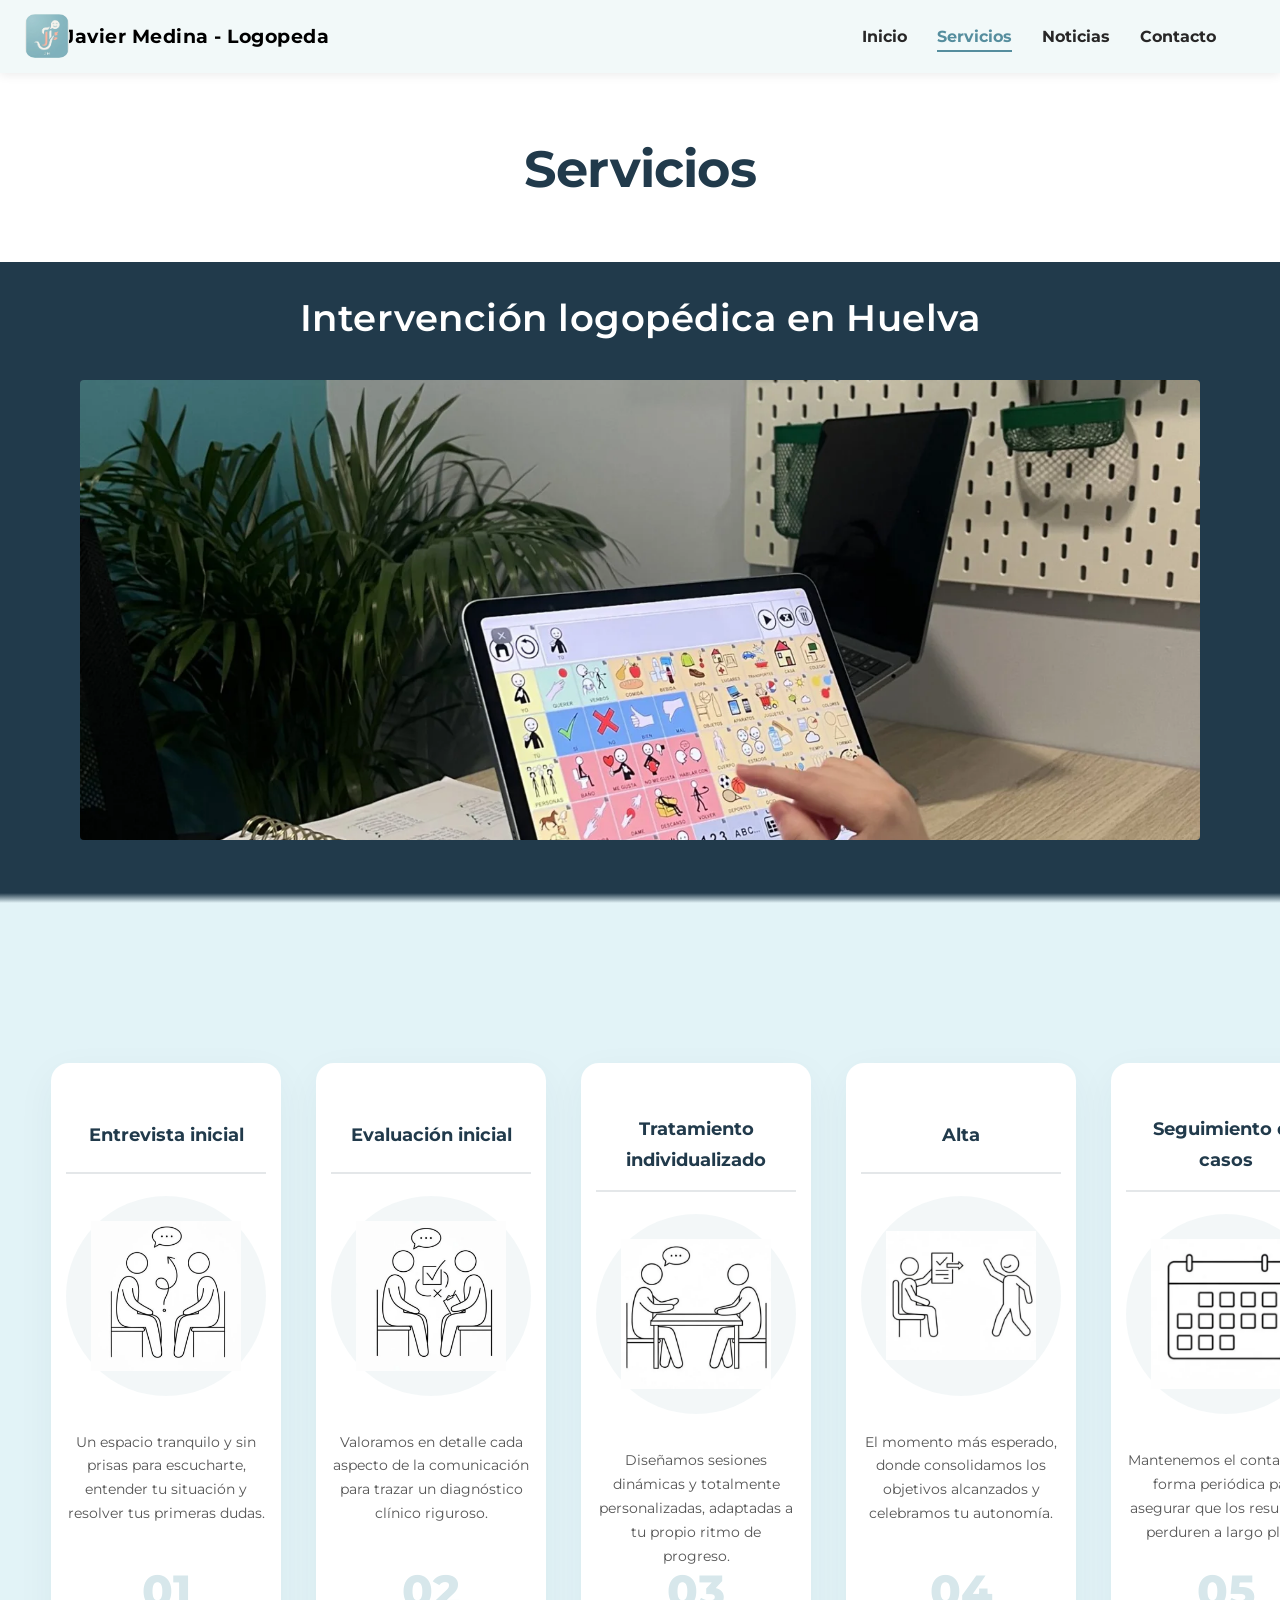
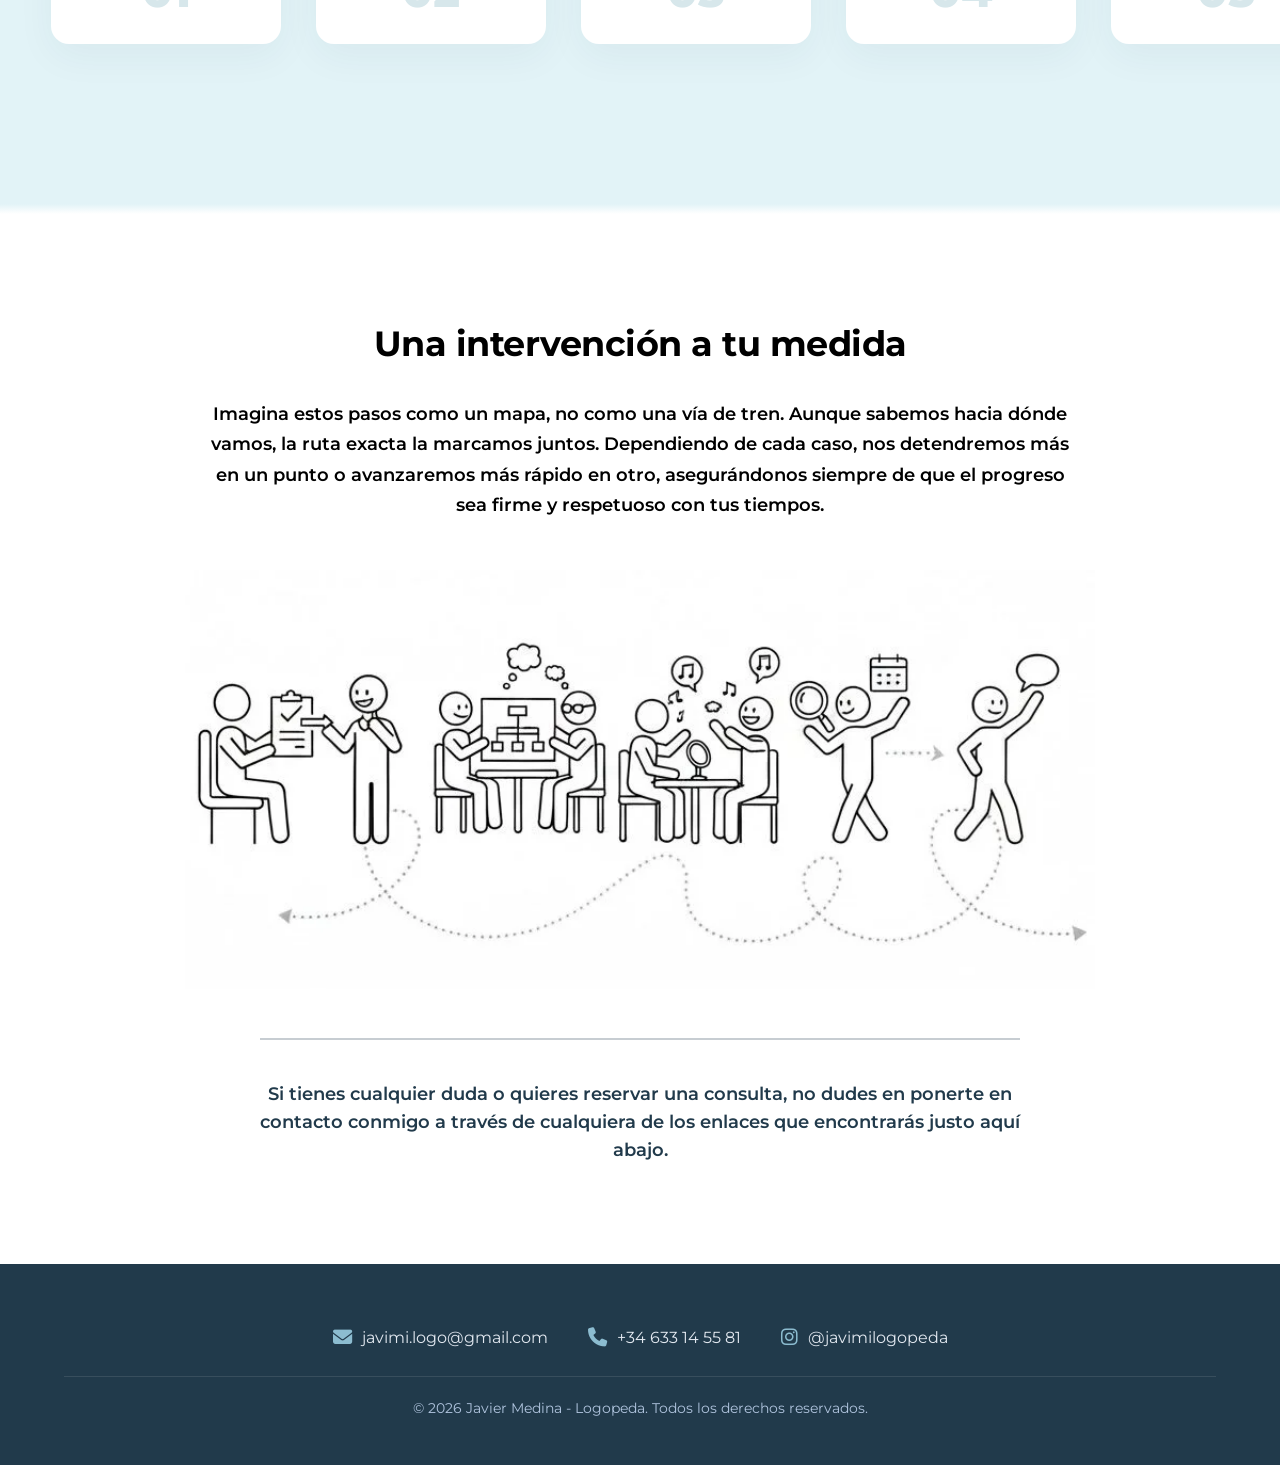
<file: servicios.html>
<!DOCTYPE html>
<html lang="es">
<head>
    <meta charset="UTF-8">
    <meta name="viewport" content="width=device-width, initial-scale=1.0">
    
    <!-- SEO Básico Personalizado para la página de Servicios -->
    <title>Servicios de Logopedia en Huelva | Javier Medina</title>
    <meta name="description" content="Conoce nuestros servicios de logopedia en Huelva: intervención pediátrica, evaluación clínica, dificultades del aprendizaje y Sistemas Alternativos (SAAC).">
    <meta name="keywords" content="servicios logopedia huelva, evaluacion logopedica huelva, tratamiento logopeda huelva, logopedia infantil huelva">
    <meta name="robots" content="index, follow">
    <link rel="canonical" href="https://javiermedinalogopeda.com/servicios.html">

    <!-- Open Graph Personalizado para Redes Sociales (Servicios) -->
    <meta property="og:type" content="website">
    <meta property="og:title" content="Servicios de Logopedia en Huelva | Javier Medina">
    <meta property="og:description" content="Descubre nuestro mapa de intervención logopédica personalizado. Evaluaciones y tratamientos adaptados en Huelva.">
    <meta property="og:image" content="interlogo.png">
    <meta property="og:url" content="https://javiermedinalogopeda.com/servicios.html">

    <link rel="preconnect" href="https://fonts.googleapis.com">
    <link rel="preconnect" href="https://fonts.gstatic.com" crossorigin>
    <link href="https://fonts.googleapis.com/css2?family=Montserrat:wght@300;400;500;600;700&display=swap" rel="stylesheet">
    <link rel="stylesheet" href="style.css">
    <link rel="icon" href="favicon.svg" type="image/svg+xml">
    <link rel="stylesheet" href="https://cdnjs.cloudflare.com/ajax/libs/font-awesome/6.5.1/css/all.min.css" integrity="sha512-DTOQO9RWCH3ppGqcWaEA1BIZOC6xxalwEsw9c2QQeAIftl+Vegovlnee1c9QX4TctnWMn13TZye+giMm8e2LwA==" crossorigin="anonymous" referrerpolicy="no-referrer" />
</head>
<body>
    <header class="site-header">
        <div class="container header-container">
            <a href="index.html" class="header-logo-link">
                <img src="logo.png" alt="Logo Javier Medina" class="header-logo-img">
            </a>
            <div class="logo">
                <a href="index.html">Javier Medina - Logopeda</a>
            </div>
            <button class="menu-toggle" aria-label="Abrir menú">
                <i class="fas fa-bars"></i>
            </button>
            <nav class="main-nav">
                <ul>
                    <li><a href="index.html">Inicio</a></li>
                    <li><a href="servicios.html" class="active">Servicios</a></li>
                    <li><a href="noticias.html">Noticias</a></li>
                    <li><a href="index.html#contacto">Contacto</a></li>
                </ul>
            </nav>
        </div>
    </header>

    <section class="services-hero">
        <div class="container">
            <h1>Servicios</h1>
        </div>
    </section>

    <section class="services-intro-banner">
        <div class="container-wide">
            <h2>Intervención logopédica en Huelva</h2>
            <div class="banner-img-container">
                <img src="interlogo.png" alt="Intervención logopédica en Huelva con Sistemas Aumentativos y Alternativos de Comunicación">
            </div>
        </div>
    </section>

    <section class="services-steps-section" id="pasos-section">
        <div class="container steps-relative-container">
             
            <svg class="snake-path-svg" viewBox="0 0 1400 220" fill="none" xmlns="http://www.w3.org/2000/svg">
                <path d="M 100,145 Q 235,-5 370,145 Q 505,295 640,145 Q 775,-5 910,145 Q 1045,295 1180,145 Q 1240,80 1300,135" stroke="#568e9e" stroke-width="5" stroke-dasharray="10,12" stroke-linecap="round" id="snake-body" style="opacity: 0.6; transition: stroke-dashoffset 2.8s ease-in-out;"/>
                <g id="snake-head" style="opacity: 0; transition: opacity 0.4s ease-out, transform 0.4s cubic-bezier(0.175, 0.885, 0.32, 1.275); transform: scale(0.5); transform-origin: 1300px 135px;">
                    <circle cx="1300" cy="135" r="16" fill="#568e9e"/>
                    <circle cx="1295" cy="130" r="2.5" fill="#ffffff"/>
                    <circle cx="1305" cy="130" r="2.5" fill="#ffffff"/>
                    <path d="M 1293 140 Q 1300 146 1307 140" stroke="#ffffff" stroke-width="2" stroke-linecap="round"/>
                    <path d="M 1315 135 Q 1323 133 1328 135 M 1323 134 L 1326 131" stroke="#ff6b7a" stroke-width="2" stroke-linecap="round"/>
                </g>
            </svg>

            <div class="steps-container">
                <div class="step-card" style="position: relative; padding-bottom: 75px !important; box-sizing: border-box; display: flex; flex-direction: column; justify-content: flex-start; height: auto;">
                    <h3>Entrevista inicial</h3>
                    <div class="step-icon-wrapper">
                        <img src="entrevista.png" alt="Icono Entrevista inicial">
                    </div>
                    <p class="step-desc" style="margin-bottom: 0;">Un espacio tranquilo y sin prisas para escucharte, entender tu situación y resolver tus primeras dudas.</p>
                    <span class="step-number" style="position: absolute; bottom: 15px; left: 50%; transform: translateX(-50%); top: auto; right: auto; margin: 0; display: inline-block; z-index: 2;">01</span>
                </div>
                <div class="step-card" style="position: relative; padding-bottom: 75px !important; box-sizing: border-box; display: flex; flex-direction: column; justify-content: flex-start; height: auto;">
                    <h3>Evaluación inicial</h3>
                    <div class="step-icon-wrapper">
                        <img src="evaluacion.png" alt="Icono Evaluación inicial">
                    </div>
                    <p class="step-desc" style="margin-bottom: 0;">Valoramos en detalle cada aspecto de la comunicación para trazar un diagnóstico clínico riguroso.</p>
                    <span class="step-number" style="position: absolute; bottom: 15px; left: 50%; transform: translateX(-50%); top: auto; right: auto; margin: 0; display: inline-block; z-index: 2;">02</span>
                </div>
                <div class="step-card" style="position: relative; padding-bottom: 75px !important; box-sizing: border-box; display: flex; flex-direction: column; justify-content: flex-start; height: auto;">
                    <h3>Tratamiento individualizado</h3>
                    <div class="step-icon-wrapper">
                        <img src="individual.png" alt="Icono Tratamiento individualizado">
                    </div>
                    <p class="step-desc" style="margin-bottom: 0;">Diseñamos sesiones dinámicas y totalmente personalizadas, adaptadas a tu propio ritmo de progreso.</p>
                    <span class="step-number" style="position: absolute; bottom: 15px; left: 50%; transform: translateX(-50%); top: auto; right: auto; margin: 0; display: inline-block; z-index: 2;">03</span>
                </div>
                <div class="step-card" style="position: relative; padding-bottom: 75px !important; box-sizing: border-box; display: flex; flex-direction: column; justify-content: flex-start; height: auto;">
                    <h3>Alta</h3>
                    <div class="step-icon-wrapper">
                        <img src="alta.png" alt="Icono Alta clínica">
                    </div>
                    <p class="step-desc" style="margin-bottom: 0;">El momento más esperado, donde consolidamos los objetivos alcanzados y celebramos tu autonomía.</p>
                    <span class="step-number" style="position: absolute; bottom: 15px; left: 50%; transform: translateX(-50%); top: auto; right: auto; margin: 0; display: inline-block; z-index: 2;">04</span>
                </div>
                <div class="step-card" style="position: relative; padding-bottom: 75px !important; box-sizing: border-box; display: flex; flex-direction: column; justify-content: flex-start; height: auto;">
                    <h3>Seguimiento de casos</h3>
                    <div class="step-icon-wrapper">
                        <img src="seguimiento.png" alt="Icono Seguimiento de casos">
                    </div>
                    <p class="step-desc" style="margin-bottom: 0;">Mantenemos el contacto de forma periódica para asegurar que los resultados perduren a largo plazo.</p>
                    <span class="step-number" style="position: absolute; bottom: 15px; left: 50%; transform: translateX(-50%); top: auto; right: auto; margin: 0; display: inline-block; z-index: 2;">05</span>
                </div>
            </div>
        </div>
    </section>

    <section class="intervention-map-section">
        <div class="container">
            <h2>Una intervención a tu medida</h2>
            <p class="map-description">
                Imagina estos pasos como un mapa, no como una vía de tren. Aunque sabemos hacia dónde vamos, la ruta exacta la marcamos juntos. Dependiendo de cada caso, nos detendremos más en un punto o avanzaremos más rápido en otro, asegurándonos siempre de que el progreso sea firme y respetuoso con tus tiempos.
            </p>
            
            <img src="mapa-intervencion.png" alt="Mapa visual del recorrido del paciente paso a paso" class="map-timeline-img">
            
            <div class="map-cta-area">
                <p class="map-cta-text">Si tienes cualquier duda o quieres reservar una consulta, no dudes en ponerte en contacto conmigo a través de cualquiera de los enlaces que encontrarás justo aquí abajo.</p>
            </div>
        </div>
    </section>

    <footer class="site-footer-extended">
        <div class="container">
            <div class="footer-contact-grid">
                <div class="footer-item">
                    <i class="fas fa-envelope"></i>
                    <a href="mailto:javimi.logo@gmail.com">javimi.logo@gmail.com</a>
                </div>
                <div class="footer-item">
                    <i class="fas fa-phone"></i>
                    <a href="tel:+34633145581">+34 633 14 55 81</a>
                </div>
                <div class="footer-item">
                    <i class="fab fa-instagram"></i>
                    <a href="https://www.instagram.com/javimilogopeda/" target="_blank">@javimilogopeda</a>
                </div>
            </div>
            <div class="footer-copyright">
                <p>&copy; 2026 Javier Medina - Logopeda. Todos los derechos reservados.</p>
            </div>
        </div>
    </footer>

    <script src="script.js"></script>
    <script>
        document.addEventListener("DOMContentLoaded", function () {
            const section = document.getElementById("pasos-section");
            const bodyPath = document.getElementById("snake-body");
            const headGroup = document.getElementById("snake-head");
            let headTimeout;
            if (bodyPath) {
                const length = bodyPath.getTotalLength();
                bodyPath.style.strokeDasharray = length;
                bodyPath.style.strokeDashoffset = length;
                const observer = new IntersectionObserver((entries) => {
                    entries.forEach(entry => {
                        if (entry.isIntersecting) {
                            bodyPath.style.transition = "stroke-dashoffset 2.8s ease-in-out";
                            bodyPath.style.strokeDashoffset = "0";
                            
                            clearTimeout(headTimeout);
                            headTimeout = setTimeout(() => {
                                headGroup.style.opacity = "1";
                                headGroup.style.transform = "scale(1)";
                            }, 2500);
                        } else {
                            bodyPath.style.transition = "none";
                            bodyPath.style.strokeDashoffset = length;
                            
                            headGroup.style.opacity = "0";
                            headGroup.style.transform = "scale(0.5)";
                            clearTimeout(headTimeout);
                        }
                    });
                }, { threshold: 0.15 });
                if (section) {
                    observer.observe(section);
                }
            }
        });
    </script>
</body>
</html>
</file>
<file: style.css>
/* ==========================================================================
   CONFIGURACIÓN GENERAL Y CONFIGURACIÓN DE REAJUSTE (RESET)
   ========================================================================== */
* {
    margin: 0;
    padding: 0;
    box-sizing: border-box;
}

html, body {
    scroll-behavior: smooth;
    font-family: 'Montserrat', -apple-system, BlinkMacSystemFont, "Segoe UI", Roboto, Helvetica, Arial, sans-serif;
    color: #3a3a3a;
    line-height: 1.7;
    background-color: #f2f9f9;
    overflow-x: hidden;
}

.container {
    width: 90%;
    max-width: 1200px;
    margin: 0 auto;
    padding: 20px 0;
}

.container-wide {
    max-width: 1250px;
    margin: 0 auto;
}

/* ==========================================================================
   CABECERA PRINCIPAL (FIJA Y ESTILO APPLE)
   ========================================================================== */
.site-header {
    background-color: #f2f9f9;
    position: fixed;
    top: 0;
    left: 0;
    width: 100%;
    z-index: 1000;
    box-shadow: 0 2px 10px rgba(0, 0, 0, 0.08);
}

.header-container {
    display: flex;
    justify-content: space-between;
    align-items: center;
    padding: 20px 0;
    width: 90%;
    max-width: 1200px;
    margin: 0 auto;
}

/* Estilos para ubicar el logo a la izquierda del todo del header sin alinear con nada */
.header-logo-link {
    position: absolute;
    left: 25px; /* Distancia fija al borde izquierdo de la pantalla */
    top: 50%;
    transform: translateY(-50%);
    display: block;
    z-index: 1010;
}

.header-logo-img {
    width: 44px;
    height: 44px;
    border-radius: 10px;
    display: block;
}

.logo a {
    font-family: 'Montserrat', sans-serif;
    font-size: 1.2rem;
    font-weight: bold;
    color: #000000;
    text-decoration: none;
    letter-spacing: 0.5px;
    transition: all 0.3s ease;
    padding-bottom: 5px;
}

.logo a:hover {
    text-decoration: underline;
    text-decoration-thickness: 2px;
    text-underline-offset: 8px;
}

.main-nav ul {
    display: flex;
    list-style: none;
    gap: 30px;
}

.main-nav a {
    font-family: 'Montserrat', sans-serif;
    text-decoration: none;
    color: #282727;
    font-weight: bold;
    font-size: 1rem;
    transition: all 0.3s ease;
    padding-bottom: 5px; 
}

.main-nav a:hover, 
.main-nav a.active {
    color: #568e9e;
    text-decoration: underline;
    text-decoration-thickness: 2px;
    text-underline-offset: 8px;
}

.menu-toggle {
    display: none;
    background: none;
    border: none;
    font-size: 1.5rem;
    cursor: pointer;
    color: #333;
}

/* ==========================================================================
   SECCIONES DE LA PÁGINA DE INICIO (INDEX.HTML)
   ========================================================================== */

.hero-section {
    background-color: #84e2fe36; 
    padding: 120px 0 40px 0;
    text-align: center;
    box-shadow: 0 1px 0 0 rgba(0, 0, 0, 0.06);
}

.hero-section h1 {
    font-family: 'Montserrat', sans-serif; 
    font-size: 2.5rem;
    color: #000000;
    font-weight: bold;
    max-width: 100%;
    margin: 0 auto;
    letter-spacing: -0.2px;
}

@media (min-width: 1025px) {
    .hero-section h1 { white-space: nowrap; }
}

.about-section {
    background-color: #ffffff;
    padding: 80px 0 100px 0;
    box-shadow: 0 1px 0 0 rgba(0, 0, 0, 0.06);
}

.about-grid {
    display: flex;
    align-items: center;
    gap: 80px;
}

.about-text { flex: 1; }

.about-text h2 {
    font-family: 'Montserrat', sans-serif;
    font-size: 2.5rem;
    margin-bottom: 25px;
    color: #000000;
    font-weight: bold;
    letter-spacing: -0.5px;
}

.about-text p {
    margin-bottom: 20px;
    font-weight: 600;
    font-size: 1.1rem;
}

.about-image { flex: 0.5; text-align: right; }
.about-image img {
    max-width: 600px;
    width: 100%;
    height: auto;
    border-radius: 12px;
}

.btn-primary {
    display: inline-block;
    padding: 12px 30px;
    background-color: transparent;
    color: #2c3e50;
    border: 1px solid #2c3e50;
    text-decoration: none;
    border-radius: 30px;
    font-weight: 500;
    font-size: 0.95rem;
    transition: all 0.3s;
    margin-top: 10px;
}

.btn-primary:hover {
    background-color: #2c3e50;
    color: #fff;
}

.services-section {
    background: linear-gradient(to bottom, #ffffff 0px, #213a4b 10px);
    color: #fff;
    padding: 30px 0 80px 0;
    text-align: center;
    box-shadow: 0 1px 0 0 rgba(0, 0, 0, 0.06);
}

.services-section .section-title {
    font-family: 'Montserrat', sans-serif;
    font-size: 2.4rem;
    margin-bottom: 35px;
    font-weight: bold;
    letter-spacing: -0.5px;
}

.slider-wrapper { position: relative; width: 100%; overflow-x: hidden; }
.services-grid { display: flex; gap: 40px; justify-content: space-between; }

.service-card {
    flex: 1;
    padding: 10px;
    background-color: transparent;
    border: none;
    transition: transform 0.3s ease;
    display: flex;
    flex-direction: column;
    align-items: center;
}

.service-card:hover { transform: translateY(-5px); }

.service-card h3 {
    font-family: 'Montserrat', sans-serif;
    font-size: 1.3rem;
    font-weight: 600;
    margin-bottom: 20px;
    color: #ffffff;
    text-align: center;
    min-height: 6.5rem;
    display: flex;
    align-items: flex-end;
    justify-content: center;
}

.service-img {
    width: 100%;
    height: auto;
    margin-bottom: 25px;
    border-radius: 15px;
    box-shadow: 0 8px 20px rgba(0,0,0,0.2);
}

.service-card p {
    font-size: 0.9rem;
    color: #e2e8f0;
    font-weight: 400;
    text-align: center;
    line-height: 1.6;
}

.service-card p strong { font-weight: 600; color: #ffffff; }

/* Adaptación premium del carrusel móvil / tablet (MANTENIDO AL 100%) */
@media (max-width: 1024px) {
    .slider-wrapper { 
        padding: 0; 
    }
    .services-grid {
        justify-content: flex-start;
        flex-wrap: nowrap;
        overflow-x: auto;
        scroll-snap-type: x mandatory;
        scroll-behavior: smooth;
        gap: 20px;
        padding: 10px 0 30px 0;
    }
    .services-grid::-webkit-scrollbar { 
        display: none; 
    }
    .service-card { 
        flex: 0 0 100%; 
        scroll-snap-align: center;
        padding: 30px 20px; 
    }
    .service-card p { 
        font-size: 1.05rem; 
    }
}

.no-snap {
    scroll-snap-type: none !important;
    scroll-behavior: auto !important;
}

.map-section {
    background: linear-gradient(to bottom, #213a4b 0px, #ffffff 10px);
    background-color: #ffffff;
    padding: 40px 0 80px 0;
    text-align: center;
    box-shadow: 0 1px 0 0 rgba(0, 0, 0, 0.06);
}

.map-section h2 {
    font-family: 'Montserrat', sans-serif;
    color: #2c3e50;
    font-size: 2.4rem;
    font-weight: bold;
    margin-bottom: 35px;
    letter-spacing: -0.5px;
}

.map-container { width: 100%; max-width: 1150px; margin: 0 auto; padding: 0 15px; }
.map-container iframe {
    width: 100%;
    height: 450px;
    border: none;
    border-radius: 12px;
    box-shadow: 0 10px 35px rgba(33, 58, 75, 0.08);
    display: block;
}

/* ==========================================================================
   ESTILOS ESPECÍFICOS PARA LA PÁGINA DE SERVICIOS
   ========================================================================== */

.services-hero {
    background-color: #ffffff;
    padding: 105px 0 30px 0; 
    text-align: center;
}

.services-hero h1 {
    font-family: 'Montserrat', sans-serif;
    font-size: 3.2rem;
    color: #213a4b;
    font-weight: bold;
    letter-spacing: -0.8px;
}

.services-intro-banner {
    background-color: #213a4b;
    color: #ffffff;
    padding: 25px 0 45px 0;
    text-align: center;
}

.services-intro-banner h2 {
    font-family: 'Montserrat', sans-serif; 
    font-size: 2.3rem;
    font-weight: 600;
    margin-bottom: 30px;
    letter-spacing: 0.5px;
}

.banner-img-container {
    max-width: 1150px; 
    margin: 0 auto;
    width: 100%;
    padding: 0 15px;
}

.banner-img-container img {
    width: 100%;
    height: 460px; 
    object-fit: cover; 
    border-radius: 4px;
}

/* --- SECCIÓN PASOS: SERPIENTE Y CONTENEDOR AJUSTADO PARA ULTRA-WIDE --- */
.services-steps-section {
    background: linear-gradient(to bottom, #213a4b 0px, #e2f3f7 10px, #e2f3f7 calc(100% - 10px), #ffffff 100%);
    padding: 150px 0;
    text-align: center;
    position: relative;
}

.steps-relative-container {
    position: relative;
    width: 92%;
    max-width: 1440px; 
    margin: 0 auto;
}

.steps-container {
    display: flex;
    justify-content: space-between;
    flex-wrap: nowrap; 
    gap: 35px; 
    width: 100%;
    position: relative;
    z-index: 2;
}

.step-card {
    flex: 1; 
    position: relative;
    display: flex;
    flex-direction: column;
    align-items: center;
    background-color: #ffffff;
    padding: 50px 15px; 
    border-radius: 18px;
    box-shadow: 0 12px 38px rgba(33, 58, 75, 0.05);
    transition: transform 0.4s cubic-bezier(0.16, 1, 0.3, 1), box-shadow 0.4s cubic-bezier(0.16, 1, 0.3, 1);
    z-index: 2;
}

.step-card:hover {
    transform: translateY(-8px);
    box-shadow: 0 22px 50px rgba(33, 58, 75, 0.12);
}

.step-number {
    position: absolute;
    top: 14px;
    right: 20px;
    font-size: 2.8rem;
    font-weight: 800;
    color: #e2f3f7; 
    filter: brightness(0.95); 
    pointer-events: none;
    user-select: none;
    z-index: 1;
    transition: filter 0.3s ease;
}

.step-card:hover .step-number { filter: brightness(0.88); }

.step-card h3, 
.step-card .step-icon-wrapper, 
.step-card .step-desc {
    position: relative;
    z-index: 3;
}

.step-card h3 {
    font-family: 'Montserrat', sans-serif;
    font-size: 1.15rem;
    color: #213a4b;
    font-weight: 700;
    width: 100%;
    padding-bottom: 15px;
    margin-bottom: 22px;
    border-bottom: 2px solid rgba(33, 58, 75, 0.12);
    text-align: center;
    min-height: 3.8rem; 
    display: flex;
    align-items: center;
    justify-content: center;
    transition: border-color 0.3s ease;
}

.step-card:hover h3 { border-bottom-color: rgba(86, 142, 158, 0.6); }

.step-icon-wrapper {
    width: 200px; 
    height: 200px;
    background-color: rgba(86, 142, 158, 0.07); 
    border-radius: 50%;
    display: flex;
    align-items: center;
    justify-content: center;
    margin-bottom: 25px; 
    transition: background-color 0.3s ease, transform 0.3s ease;
}

.step-card:hover .step-icon-wrapper {
    background-color: rgba(86, 142, 158, 0.14);
    transform: scale(1.03); 
}

.step-icon-wrapper img { 
    width: 150px; 
    height: auto; 
    display: block; 
}

.step-desc { font-size: 0.88rem; color: #555555; text-align: center; margin-top: 10px; }

.snake-path-svg { display: none; }

@media (min-width: 1025px) {
    .snake-path-svg {
        display: block;
        position: absolute;
        top: 140px; 
        left: 0;
        width: 100%;
        height: 220px;
        z-index: 1;
        pointer-events: none;
        overflow: visible;
    }
}

/* --- SECCIÓN INTERVENCION MAPA --- */
.intervention-map-section {
    background-color: #ffffff;
    padding: 80px 0;
    text-align: center;
    color: #000000;
}

.intervention-map-section h2 {
    font-family: 'Montserrat', sans-serif;
    font-size: 2.2rem;
    font-weight: bold;
    margin-bottom: 25px;
    letter-spacing: -0.5px;
}

.intervention-map-section .map-description {
    font-size: 1.15rem;
    max-width: 880px;
    margin: 0 auto 50px auto;
    line-height: 1.65;
    font-weight: 600;
}

.map-timeline-img {
    max-width: 940px;
    width: 100%;
    height: auto;
    margin-bottom: 40px;
    padding: 0 15px;
}

.map-cta-area {
    max-width: 760px;
    margin: 0 auto;
    padding-top: 40px;
    border-top: 2px solid rgba(33, 58, 75, 0.25);
}

.map-cta-text {
    font-family: 'Montserrat', sans-serif;
    font-size: 1.1rem;
    font-weight: 600;
    color: #213a4b;
    line-height: 1.6;
}

/* ==========================================================================
   RESTAURACIÓN DEL FOOTER EXTENDED
   ========================================================================== */
.site-footer-extended {
    background-color: #213a4b; 
    color: #ffffff;
    padding: 40px 0 25px 0; 
    text-align: center;
    width: 100%;
    display: block;
    clear: both;
}

.footer-contact-grid {
    display: flex;
    justify-content: center;
    align-items: center;
    gap: 40px;
    margin-bottom: 25px; 
    flex-wrap: wrap;
    width: 100%;
}

.footer-item {
    font-family: 'Montserrat', sans-serif;
    display: flex;
    align-items: center;
    gap: 10px;
    font-size: 1rem;
    color: #e2e8f0;
}

.footer-item i { color: #8cbcd0; font-size: 1.2rem; }
.footer-item a { color: #e2e8f0; text-decoration: none; transition: color 0.2s ease; }
.footer-item a:hover { color: #ffffff; }

.footer-copyright {
    font-family: 'Montserrat', sans-serif;
    border-top: 1px solid rgba(255, 255, 255, 0.1);
    max-width: 1200px;
    margin: 0 auto;
    padding-top: 20px; 
    font-size: 0.85rem;
    color: #b0c4de;
}

/* ==========================================================================
   ADAPTACIONES RESPONSIVE ADICIONALES
   ========================================================================== */
@media (max-width: 1024px) {
    .steps-container { flex-wrap: wrap; justify-content: center; gap: 30px; }
    .step-card { flex: 0 0 calc(50% - 15px); min-width: 260px; padding: 35px 25px; }

    /* El logo independiente desaparece también en tablets para evitar que choque con el nombre */
    .header-logo-link {
        display: none !important;
    }
}

@media (max-width: 768px) {
    .header-container { padding: 15px 0; }
    .menu-toggle { display: block; }
    
    .main-nav { 
        display: none; 
        width: 100%; 
        position: absolute; 
        top: 100%; 
        left: 0; 
        background-color: #f2f9f9; 
        box-shadow: 0 4px 6px rgba(0,0,0,0.05); 
        z-index: 1001; 
    }
    .main-nav.open { display: block; }
    .main-nav ul { flex-direction: column; gap: 0; }
    .main-nav a { display: block; padding: 15px; border-bottom: 1px solid #e2e8f0; }
    
    .hero-section { padding: 100px 15px 60px 15px; }
    .hero-section h1 { font-size: 1.5rem; }
    .about-grid { flex-direction: column; gap: 40px; }
    .map-container iframe { height: 320px; } 
    
    .services-hero h1 { font-size: 2.4rem; }
    .services-intro-banner h2 { font-size: 1.7rem; }
    .banner-img-container img { height: 280px; } 
    
    .step-card { flex: 0 0 100%; }
    .intervention-map-section h2 { font-size: 1.5rem; }

    .footer-contact-grid {
        flex-direction: column;
        justify-content: center;
        align-items: center;
        gap: 16px;
    }
    .footer-item {
        justify-content: center;
        align-items: center;
        width: 100%;
    }
}

/* --- LOGÍSTICA DE BOTONES --- */
.main-nav .btn-nav {
    background-color: #568e9e;
    color: white !important;
    padding: 8px 16px;
    border-radius: 20px;
    border: none;
    text-decoration: none !important;
}

.main-nav .btn-nav:hover { background-color: #3e6d7a; color: white !important; }

.about-section, .services-section, .map-section,
.services-hero, .services-intro-banner, .services-steps-section, .intervention-map-section {
    animation: fadeIn 1s ease-in-out;
}

@keyframes fadeIn {
    from { opacity: 0; transform: translateY(20px); }
    to { opacity: 1; transform: translateY(0); }
}
</file>
